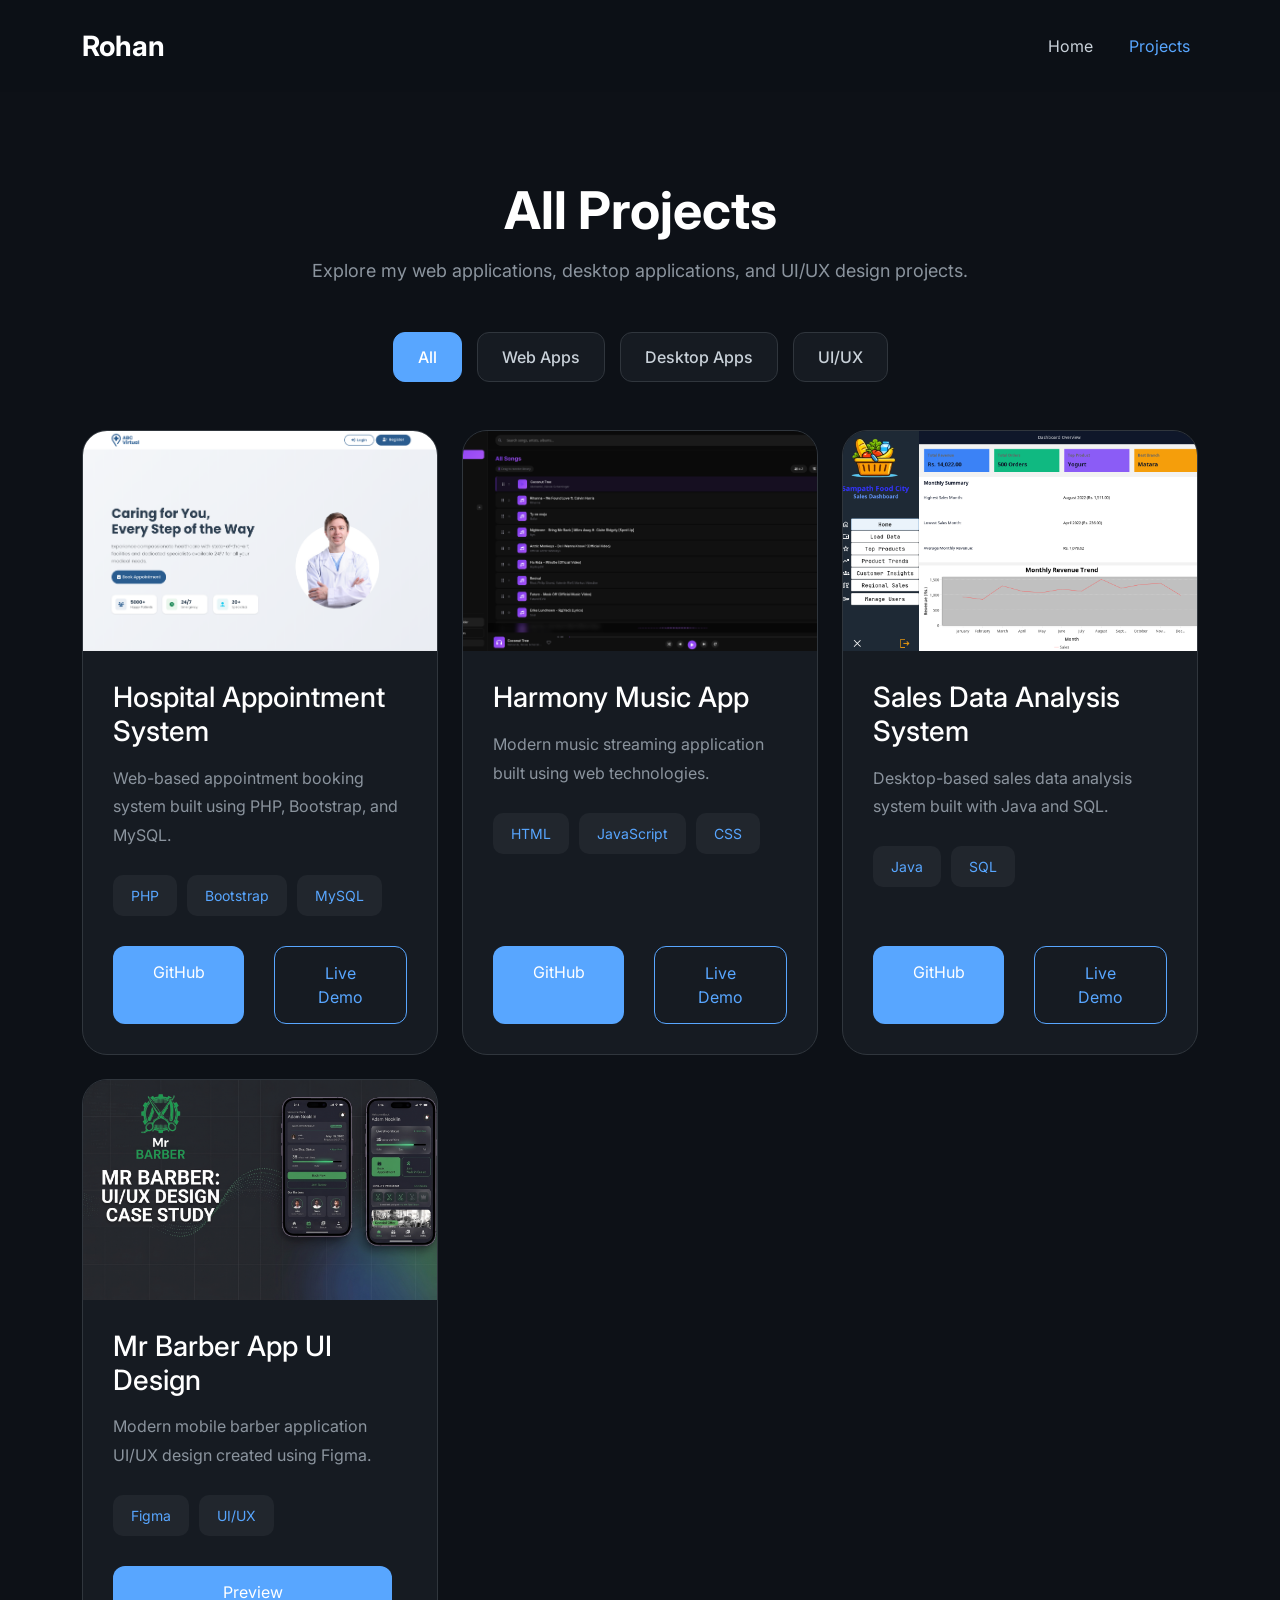
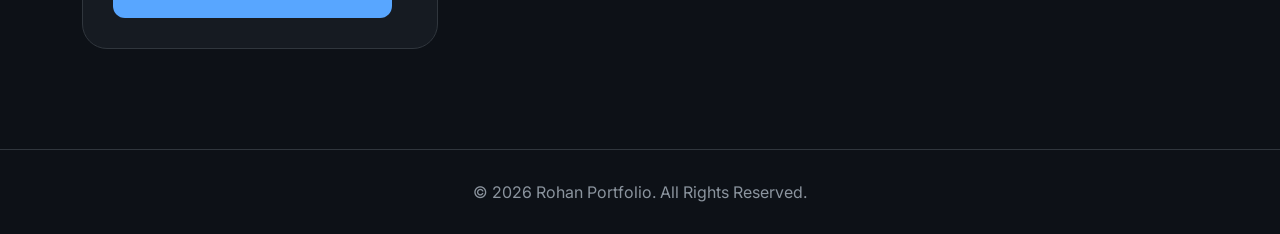
<file: projects.html>
<!DOCTYPE html>
<html lang="en">

<head>

    <!-- Meta Tags -->
    <meta charset="UTF-8">
    <meta name="viewport" content="width=device-width, initial-scale=1.0">

    <!-- Title -->
    <title>Projects | Rohan Portfolio</title>

    <!-- Bootstrap CSS -->
    <link href="https://cdn.jsdelivr.net/npm/bootstrap@5.3.7/dist/css/bootstrap.min.css" rel="stylesheet">

    <!-- Bootstrap Icons -->
    <link rel="stylesheet"
        href="https://cdn.jsdelivr.net/npm/bootstrap-icons@1.13.1/font/bootstrap-icons.min.css">

    <!-- Custom CSS -->
    <link rel="stylesheet" href="css/style.css">

</head>

<body>

    <!-- Navbar -->
    <nav class="navbar navbar-expand-lg fixed-top">

        <div class="container">

            <a class="navbar-brand" href="index.html">
                Rohan
            </a>

            <button class="navbar-toggler shadow-none border-0"
                type="button"
                data-bs-toggle="collapse"
                data-bs-target="#navbarNav">

                <i class="bi bi-list"></i>

            </button>

            <div class="collapse navbar-collapse" id="navbarNav">

                <ul class="navbar-nav ms-auto">

                    <li class="nav-item">
                        <a class="nav-link" href="index.html">
                            Home
                        </a>
                    </li>

                    <li class="nav-item">
                        <a class="nav-link active" href="#">
                            Projects
                        </a>
                    </li>

                </ul>

            </div>

        </div>

    </nav>


    <!-- Projects Header -->
    <section class="projects-page section-padding">

        <div class="container">

            <div class="text-center mb-5">

                <h1 class="projects-page-title">
                    All Projects
                </h1>

                <p class="projects-page-text">
                    Explore my web applications, desktop applications,
                    and UI/UX design projects.
                </p>

            </div>


            <!-- Filter Buttons -->
            <div class="project-filters text-center mb-5">

                <button class="filter-btn active" data-filter="all">
                    All
                </button>

                <button class="filter-btn" data-filter="web">
                    Web Apps
                </button>

                <button class="filter-btn" data-filter="desktop">
                    Desktop Apps
                </button>

                <button class="filter-btn" data-filter="uiux">
                    UI/UX
                </button>

            </div>


            <!-- Projects Grid -->
            <div class="row g-4">

                <!-- Project -->
                <div class="col-lg-4 col-md-6 project-item web">

                    <div class="project-card">

                        <img src="assets/images/project1.png"
                            alt="Hospital Appointment System">

                        <div class="project-content">

                            <h3>
                                Hospital Appointment System
                            </h3>

                            <p>
                                Web-based appointment booking system
                                built using PHP, Bootstrap, and MySQL.
                            </p>

                            <div class="project-tags">

                                <span>PHP</span>
                                <span>Bootstrap</span>
                                <span>MySQL</span>

                            </div>

                            <div class="project-buttons">

                                <a href="https://github.com/rohan-prasad-0/Hospital-Appointment-BookingSystem.git"
                                    class="btn custom-btn">

                                    GitHub

                                </a>

                                <a href="#"
                                    class="btn custom-outline-btn">

                                    Live Demo

                                </a>

                            </div>

                        </div>

                    </div>

                </div>


                <!-- Project -->
                <div class="col-lg-4 col-md-6 project-item web">

                    <div class="project-card">

                        <img src="assets/images/project2.png"
                            alt="Harmony Music App">

                        <div class="project-content">

                            <h3>
                                Harmony Music App
                            </h3>

                            <p>
                                Modern music streaming application
                                built using web technologies.
                            </p>

                            <div class="project-tags">

                                <span>HTML</span>
                                <span>JavaScript</span>
                                <span>CSS</span>

                            </div>

                            <div class="project-buttons">

                                <a href="https://github.com/rohan-prasad-0/Harmony-Music-App"
                                    class="btn custom-btn">

                                    GitHub

                                </a>

                                <a href="#"
                                    class="btn custom-outline-btn">

                                    Live Demo

                                </a>

                            </div>

                        </div>

                    </div>

                </div>


                <!-- Project -->
                <div class="col-lg-4 col-md-6 project-item desktop">

                    <div class="project-card">

                        <img src="assets/images/project3.png"
                            alt="Sales Data Analysis System">

                        <div class="project-content">

                            <h3>
                                Sales Data Analysis System
                            </h3>

                            <p>
                                Desktop-based sales data analysis
                                system built with Java and SQL.
                            </p>

                            <div class="project-tags">

                                <span>Java</span>
                                <span>SQL</span>

                            </div>

                            <div class="project-buttons">

                                <a href="https://github.com/rohan-prasad-0/Sales-Data-Analysis-System.git"
                                    class="btn custom-btn">

                                    GitHub

                                </a>

                                <a href="#"
                                    class="btn custom-outline-btn">

                                    Live Demo

                                </a>

                            </div>

                        </div>

                    </div>

                </div>


                <!-- UI/UX Project -->
                <div class="col-lg-4 col-md-6 project-item uiux">

                    <div class="project-card">

                        <img src="assets/images/project4.png"
                            alt="Mr Barber App UI">

                        <div class="project-content">

                            <h3>
                                Mr Barber App UI Design
                            </h3>

                            <p>
                                Modern mobile barber application
                                UI/UX design created using Figma.
                            </p>

                            <div class="project-tags">

                                <span>Figma</span>
                                <span>UI/UX</span>

                            </div>

                            <div class="project-buttons">

                                <a href="https://www.figma.com/proto/y6sviyM9f013ZoUGeWfx4V/Barber-App-prototype-2?node-id=16-1097&p=f&t=H5TQv3ICNqFRiN7v-1&scaling=min-zoom&content-scaling=fixed&page-id=0%3A1"
                                    class="btn custom-btn">

                                    Preview

                                </a>

                            </div>

                        </div>

                    </div>

                </div>

            </div>

        </div>

    </section>


    <!-- Footer -->
    <footer class="footer text-center">

        <div class="container">

            <p>
                © 2026 Rohan Portfolio. All Rights Reserved.
            </p>

        </div>

    </footer>


    <!-- Bootstrap JS -->
    <script src="https://cdn.jsdelivr.net/npm/bootstrap@5.3.7/dist/js/bootstrap.bundle.min.js"></script>

    <!-- Project Filter Script -->
    <script>

        const filterButtons = document.querySelectorAll('.filter-btn');
        const projectItems = document.querySelectorAll('.project-item');

        filterButtons.forEach(button => {

            button.addEventListener('click', () => {

                filterButtons.forEach(btn => {
                    btn.classList.remove('active');
                });

                button.classList.add('active');

                const filter = button.getAttribute('data-filter');

                projectItems.forEach(item => {

                    if (filter === 'all' || item.classList.contains(filter)) {

                        item.style.display = 'block';

                    } else {

                        item.style.display = 'none';

                    }

                });

            });

        });

    </script>

</body>

</html>
</file>
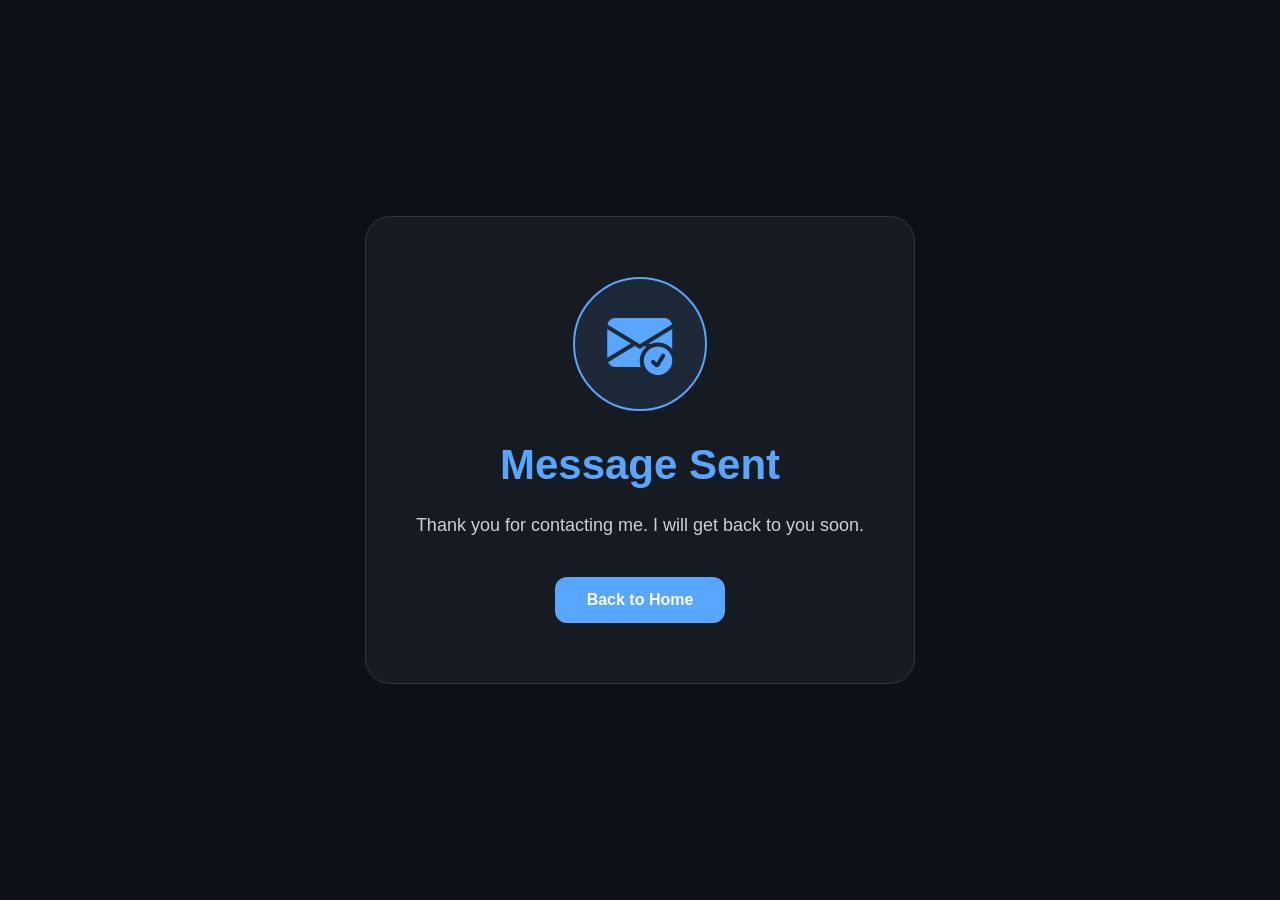
<file: thankyou.html>
<!DOCTYPE html>
<html lang="en">

<head>

    <meta charset="UTF-8">
    <meta name="viewport" content="width=device-width, initial-scale=1.0">

    <link rel="stylesheet"
    href="https://cdn.jsdelivr.net/npm/bootstrap-icons@1.13.1/font/bootstrap-icons.min.css">

    <title>Message Sent</title>

    <style>

        body {
            margin: 0;
            padding: 0;
            background: #0d1117;
            color: #ffffff;
            font-family: 'Inter', sans-serif;

            display: flex;
            justify-content: center;
            align-items: center;

            height: 100vh;
            text-align: center;
        }

        .box {
            background: #161b22;
            padding: 60px 50px;
            border-radius: 25px;
            border: 1px solid #30363d;
            max-width: 500px;
        }

        .mail-icon {
            width: 130px;
            height: 130px;

            margin: 0 auto 30px;

            display: flex;
            align-items: center;
            justify-content: center;

            border-radius: 50%;

            background: rgba(88, 166, 255, 0.1);
            border: 2px solid #58a6ff;

            animation: float 2s ease-in-out infinite;
        }

        .mail-icon i {
            font-size: 65px;
            color: #58a6ff;

            animation: fly 2s ease-in-out infinite;
        }

        h1 {
            color: #58a6ff;
            margin-bottom: 20px;
            font-size: 42px;
        }

        p {
            color: #c9d1d9;
            margin-bottom: 35px;
            line-height: 1.8;
            font-size: 18px;
        }

        a {
            display: inline-block;
            padding: 14px 32px;

            background: #58a6ff;
            color: white;

            text-decoration: none;
            border-radius: 12px;

            transition: 0.3s;
            font-weight: 600;
        }

        a:hover {
            background: #1f6feb;
            transform: translateY(-3px);
        }

        @keyframes float {

            0% {
                transform: translateY(0px);
                box-shadow: 0 0 0 rgba(88, 166, 255, 0.4);
            }

            50% {
                transform: translateY(-12px);
                box-shadow: 0 15px 30px rgba(88, 166, 255, 0.2);
            }

            100% {
                transform: translateY(0px);
                box-shadow: 0 0 0 rgba(88, 166, 255, 0.4);
            }

        }

        @keyframes fly {

            0% {
                transform: rotate(-10deg);
            }

            50% {
                transform: rotate(10deg);
            }

            100% {
                transform: rotate(-10deg);
            }

        }

    </style>

</head>

<body>

    <div class="box">

        <div class="mail-icon">
        <i class="bi bi-envelope-check-fill"></i>
        </div>

        <h1>Message Sent</h1>

        <p>
            Thank you for contacting me.
            I will get back to you soon.
        </p>

        <a href="index.html">
            Back to Home
        </a>

    </div>

</body>

</html>
</file>
<file: css/style.css>
/* Google Font */
@import url('https://fonts.googleapis.com/css2?family=Inter:wght@300;400;500;600;700;900&display=swap');

/* Global Styles */
* {
    margin: 0;
    padding: 0;
    box-sizing: border-box;
}

html {
    scroll-behavior: smooth;
}

body {
    font-family: 'Inter', sans-serif;
    background-color: #0d1117;
    color: #ffffff;
    overflow-x: hidden;
}

/* Reusable Styles */
.section-padding {
    padding: 100px 0;
}

.section-title h2 {
    font-size: 42px;
    font-weight: 700;
    color: #ffffff;
}

/* Navbar */
.navbar {
    padding: 20px 0;
    background: rgba(13, 17, 23, 0.85);
    backdrop-filter: blur(10px);
    transition: 0.3s ease;
}

.navbar-brand {
    font-size: 28px;
    font-weight: 700;
    color: #ffffff !important;
}

.navbar-brand:hover {
    color: #58a6ff !important;
}

/* FIXED NAV LINKS */
.nav-link,
.nav-link:focus,
.nav-link:active {
    color: #c9d1d9 !important;
    margin-left: 20px;
    transition: 0.3s;
}

.nav-link:hover,
.nav-link.active {
    color: #58a6ff !important;
}

.navbar-toggler {
    border: none;
}

.navbar-toggler:focus {
    box-shadow: none;
}

.navbar-toggler i {
    font-size: 32px;
    color: #ffffff;
}

/* Hero Section */
.hero-section {
    min-height: 100vh;
    display: flex;
    align-items: center;
}

.hero-subtitle {
    color: #58a6ff;
    font-size: 14px;
    letter-spacing: 3px;
    margin-bottom: 20px;
}

.hero-title {
    font-size: 72px;
    font-weight: 800;
    line-height: 1.1;
    margin-bottom: 20px;
}

.hero-text {
    font-size: 32px;
    color: #c9d1d9;
    margin-bottom: 25px;
    min-height: 50px;
}

.hero-description {
    max-width: 650px;
    color: #8b949e;
    font-size: 18px;
    line-height: 1.8;
    margin-bottom: 35px;
}

/* Buttons */
.custom-btn {
    background: #58a6ff;
    color: #ffffff !important;
    padding: 14px 30px;
    border-radius: 12px;
    border: none;
    transition: 0.3s ease;
    margin-right: 15px;
    text-decoration: none;
    display: inline-block;
}

.custom-btn:hover {
    background: #1f6feb;
    transform: translateY(-3px);
}

.custom-outline-btn {
    border: 1px solid #58a6ff;
    color: #58a6ff !important;
    padding: 14px 30px;
    border-radius: 12px;
    transition: 0.3s ease;
    text-decoration: none;
    display: inline-block;
}

.custom-outline-btn:hover {
    background: #58a6ff;
    color: #ffffff !important;
    transform: translateY(-3px);
}

/* Social Icons */
.social-icons a {
    width: 50px;
    height: 50px;
    border: 1px solid #30363d;
    display: inline-flex;
    align-items: center;
    justify-content: center;
    border-radius: 50%;
    margin-right: 15px;
    color: #ffffff;
    font-size: 20px;
    transition: 0.3s ease;
    text-decoration: none;
}

.social-icons a:hover {
    background: #58a6ff;
    border-color: #58a6ff;
    transform: translateY(-5px);
}

/* Hero Image */
.hero-image {
    max-width: 400px;
    border-radius: 30px;
}

/* About Section */
.about-section {
    background: #161b22;
}

.about-image {
    max-width: 350px;
    border-radius: 25px;
}

.about-text {
    color: #c9d1d9;
    line-height: 1.9;
    font-size: 17px;
    margin-bottom: 20px;
}

/* Skills */
.skills-container {
    display: flex;
    flex-wrap: wrap;
    gap: 20px;
}

.skill-box {
    display: flex;
    align-items: center;
    gap: 10px;
    background: #21262d;
    border: 1px solid #30363d;
    padding: 14px 20px;
    border-radius: 14px;
    transition: 0.3s ease;
}

.skill-box:hover {
    transform: translateY(-5px);
    border-color: #58a6ff;
}

.skill-box i {
    font-size: 28px;
}

.skill-box span {
    color: #ffffff;
    font-weight: 500;
}

/* Projects Section */
.projects-section {
    overflow: hidden;
}

.projectSwiper {
    width: 100%;
    padding: 20px 10px 70px;
}

.swiper-wrapper {
    align-items: stretch;
}

.swiper-slide {
    height: auto;
    display: flex;
}

.project-card {
    background: #161b22;
    border: 1px solid #30363d;
    border-radius: 25px;
    overflow: hidden;
    transition: 0.4s ease;
    width: 100%;
    height: 100%;
    display: flex;
    flex-direction: column;
}

.project-card:hover {
    transform: translateY(-10px);
    border-color: #58a6ff;
}

.project-card img {
    width: 100%;
    height: 220px;
    object-fit: cover;
}

.project-content {
    padding: 30px;
    display: flex;
    flex-direction: column;
    flex-grow: 1;
}

.project-content h3 {
    font-size: 28px;
    margin-bottom: 15px;
    color: #ffffff;
}

.project-content p {
    color: #8b949e;
    line-height: 1.8;
    margin-bottom: 25px;
}

.project-tags {
    display: flex;
    flex-wrap: wrap;
    gap: 10px;
    margin-bottom: 30px;
}

.project-tags span {
    background: #21262d;
    color: #58a6ff;
    padding: 10px 18px;
    border-radius: 10px;
    font-size: 14px;
}

.project-buttons {
    margin-top: auto;
    display: flex;
    gap: 15px;
}

.project-buttons .btn {
    flex: 1;
    text-align: center;
}

/* Swiper Pagination */
.swiper-pagination {
    bottom: 0 !important;
}

.swiper-pagination-bullet {
    background: #58a6ff;
    opacity: 0.5;
}

.swiper-pagination-bullet-active {
    opacity: 1;
}

/* Contact Section */
.contact-section {
    background: #161b22;
}

.form-control {
    background: #0d1117;
    border: 1px solid #30363d;
    padding: 15px;
    color: #ffffff;
    border-radius: 12px;
}

.form-control::placeholder {
    color: #8b949e;
}

.form-control:focus {
    background: #0d1117;
    color: #ffffff;
    box-shadow: none;
    border-color: #58a6ff;
}

textarea {
    resize: none;
}

/* Footer */
.footer {
    padding: 30px 0;
    border-top: 1px solid #30363d;
}

.footer p {
    color: #8b949e;
    margin-bottom: 0;
}

/* Projects Page */
.projects-page {
    padding-top: 180px;
}

.projects-page-title {
    font-size: 52px;
    font-weight: 700;
    margin-bottom: 15px;
}

.projects-page-text {
    color: #8b949e;
    font-size: 18px;
}

/* Filter Buttons */
.project-filters {
    display: flex;
    justify-content: center;
    flex-wrap: wrap;
    gap: 15px;
}

.filter-btn {
    background: #161b22;
    border: 1px solid #30363d;
    color: #c9d1d9;
    padding: 12px 24px;
    border-radius: 12px;
    transition: 0.3s ease;
    cursor: pointer;
    font-weight: 500;
}

.filter-btn:hover {
    background: #21262d;
    border-color: #58a6ff;
    color: #58a6ff;
}

.filter-btn.active {
    background: #58a6ff;
    border-color: #58a6ff;
    color: #ffffff;
}

.project-item {
    transition: 0.4s ease;
}

/* Responsive */
@media (max-width: 991px) {

    .hero-section {
        text-align: center;
        padding-top: 120px;
    }

    .hero-title {
        font-size: 52px;
    }

    .hero-text {
        font-size: 24px;
    }

    .hero-image {
        margin-top: 50px;
        max-width: 300px;
    }

    .about-image {
        margin-bottom: 40px;
    }

    .social-icons {
        margin-bottom: 30px;
    }

    /* MOBILE NAVBAR FIX */
    .navbar-collapse {
        background: #161b22;
        padding: 20px;
        border-radius: 15px;
        margin-top: 15px;
    }

    .nav-link {
        margin-left: 0;
        padding: 12px 0;
    }

    .project-buttons {
        flex-direction: column;
    }
}

@media (max-width: 576px) {

    .hero-title {
        font-size: 42px;
    }

    .hero-text {
        font-size: 20px;
    }

    .section-title h2 {
        font-size: 32px;
    }

    .projects-page-title {
        font-size: 40px;
    }

    .custom-btn,
    .custom-outline-btn {
        width: 100%;
        margin-bottom: 15px;
        text-align: center;
    }

    .project-content {
        padding: 25px;
    }

    .project-content h3 {
        font-size: 24px;
    }
}
</file>
